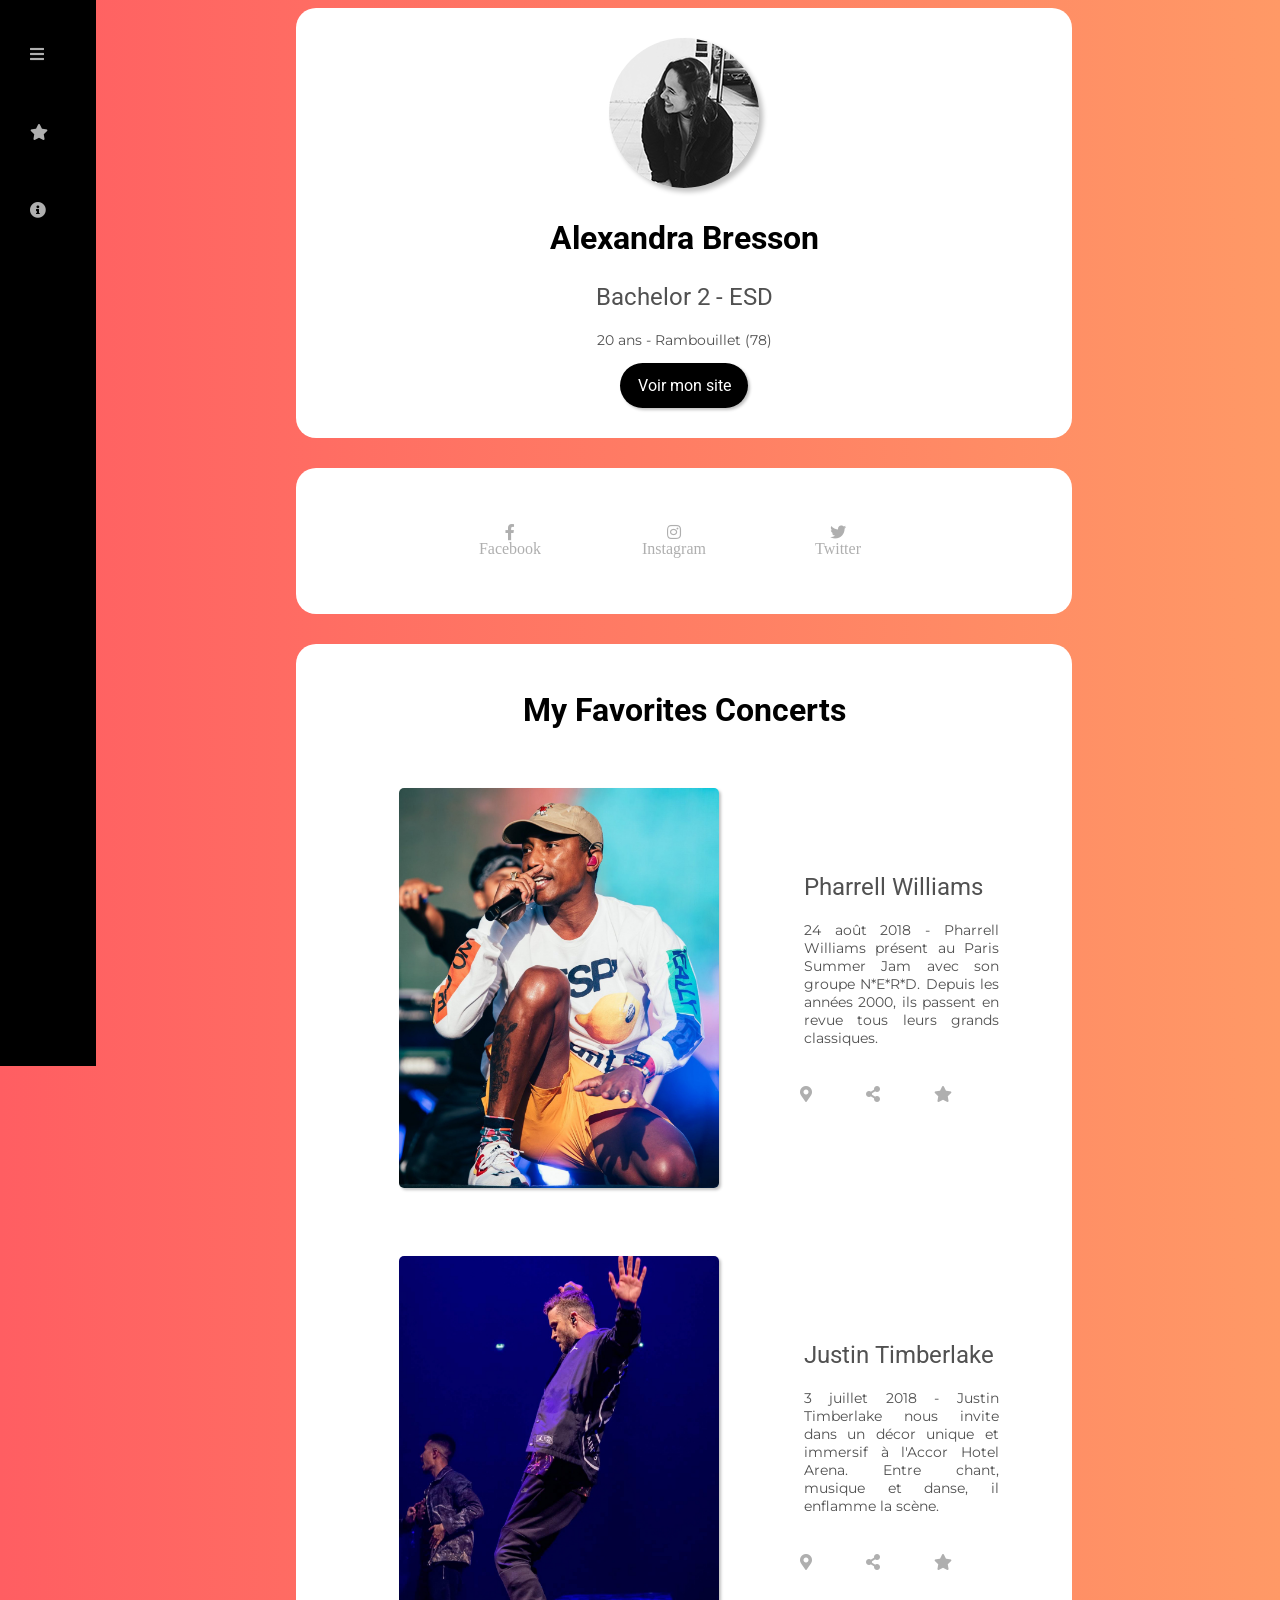
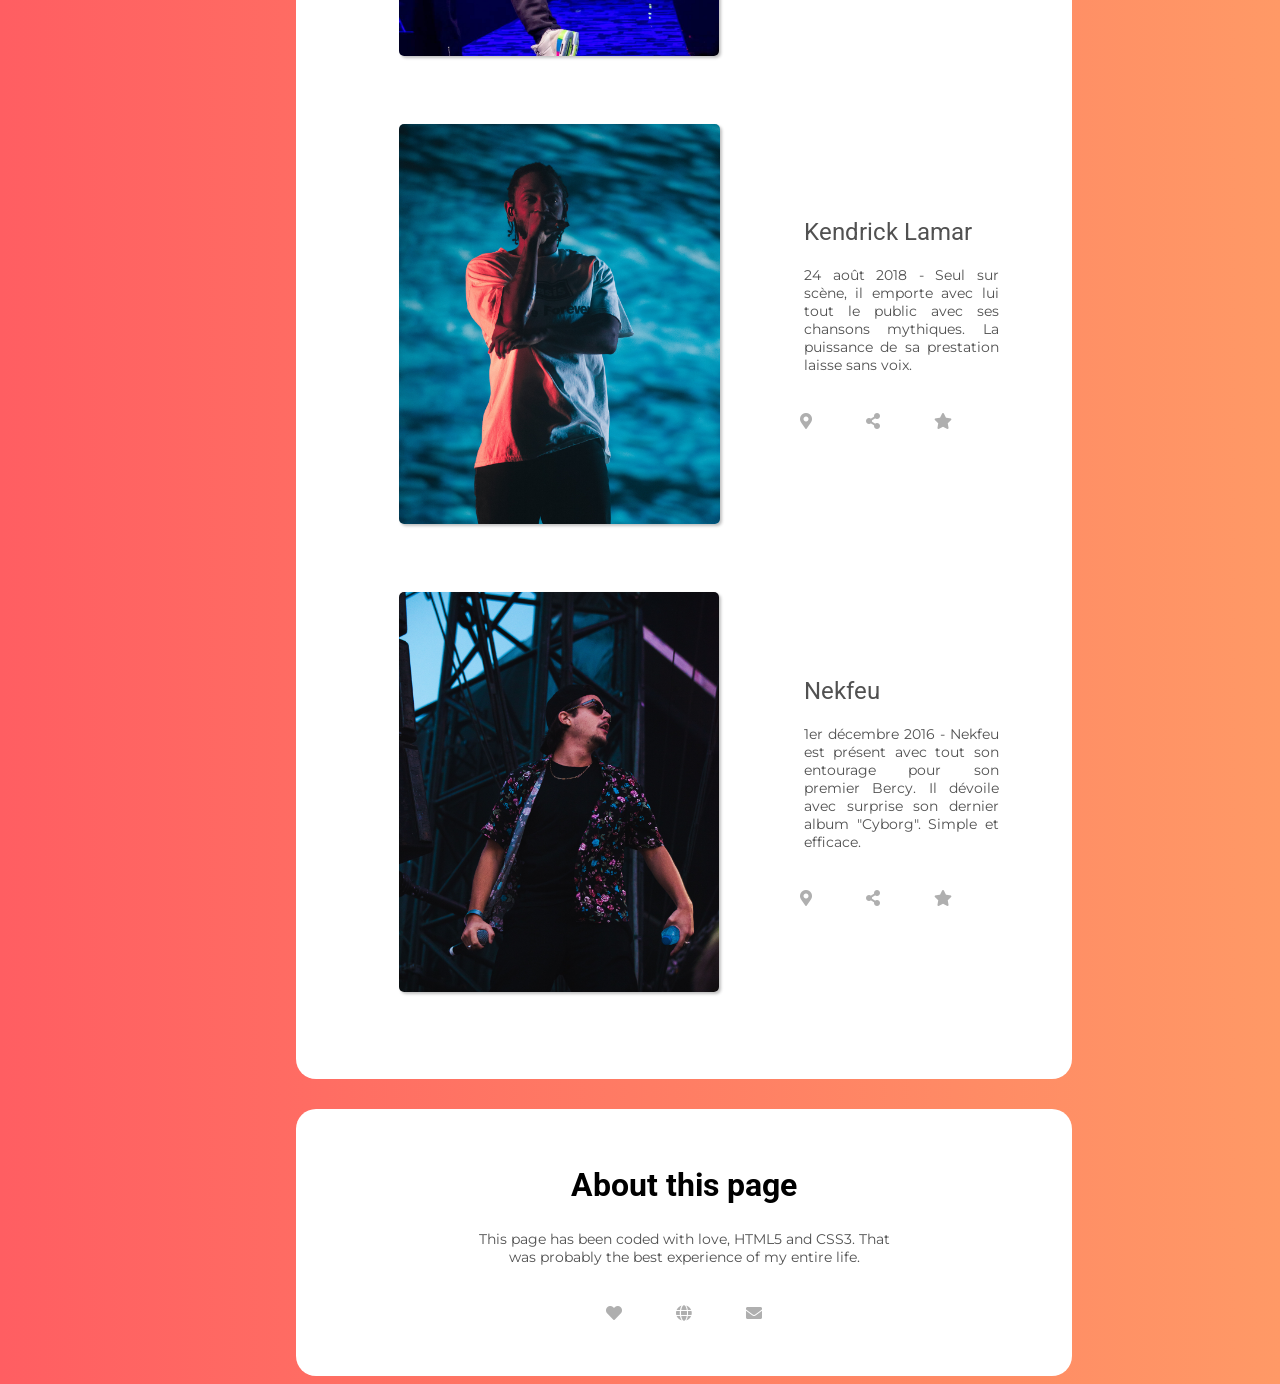
<file: index.html>
<!DOCTYPE html>

<html>
	<head>
		<title>Page profil</title>
		<meta charset="utf-8">
		
		<link href="https://fonts.googleapis.com/css?family=Montserrat" rel="stylesheet">
		<link href="https://fonts.googleapis.com/css?family=Roboto:400,700,900" rel="stylesheet">  
		<link rel="stylesheet" href="https://use.fontawesome.com/releases/v5.3.1/css/all.css" integrity="sha384-mzrmE5qonljUremFsqc01SB46JvROS7bZs3IO2EmfFsd15uHvIt+Y8vEf7N7fWAU" crossorigin="anonymous">
		<link rel="stylesheet" type="text/css"href="index.css"/>
	</head>
	
<body>

	<header>
		<nav class="menu">
			<div class="container-fluid">
				<ul>
						<li><a href="#profile"><i class="fas fa-bars"></i></a></li>
						<li><a href="#reseaux"><i class="fas fa-star"></i></a></li>
						<li><a href="#concerts"><i class="fas fa-info-circle"></i></a></li>
				</ul>
			
			</div>
	</header>

	<section class="section1" id="profile">		
			<img src="img/profile-2.jpg" id="img-circle">
				<h1>Alexandra Bresson</h1>
				<h2>Bachelor 2 - ESD</h2>
				<p>20 ans - Rambouillet (78)</p>
		<div id="plus">
			<a href="Voir plus">Voir mon site</a>
		</div>
				
	</section>

	<section class="section2" id="reseaux">
		<ul>
			<li><a href="#"><i class="fab fa-facebook-f"><br/>Facebook</i></a></li>
			<li><a href="#"><i class="fab fa-instagram"><br/>Instagram</i></a></li>
			<li><a href="#"><i class="fab fa-twitter"><br/>Twitter</i></a></li>
		</ul>
		
	</section>
	
	<section class="section3" id="concerts">
		<h1>My Favorites Concerts</h1>
		<table>
			<tr>
				<td><img src="img/pharrellw.jpg" class="image-width"></td>
				<td><h2>Pharrell Williams</h2><p class="artisttext">24 août 2018 - Pharrell Williams présent au Paris Summer Jam avec son groupe N*E*R*D. Depuis les années 2000, ils passent en revue tous leurs grands classiques.</p>
				<a href="#"><i class="fas fa-map-marker-alt"></i></a>
				<a href="#"><i class="fas fa-share-alt"></i></a>
				<a href="#"><i class="fas fa-star"></i></i></a>
				</td>
			</tr>
			<tr>
				<td><img src="img/justint.jpg" class="image-width"></td>
				<td><h2>Justin Timberlake</h2><p class="artisttext">3 juillet 2018 - Justin Timberlake nous invite dans un décor unique et immersif à l'Accor Hotel Arena. Entre chant, musique et danse, il enflamme la scène.</p>
				<a href="#"><i class="fas fa-map-marker-alt"></i></a>
				<a href="#"><i class="fas fa-share-alt"></i></a>
				<a href="#"><i class="fas fa-star"></i></i></a>
				</td>
			</tr>
			<tr>
				<td><img src="img/kendrick.jpg" class="image-width"></td>
				<td><h2>Kendrick Lamar</h2><p class="artisttext">24 août 2018 - Seul sur scène, il emporte avec lui tout le public avec ses chansons mythiques. La puissance de sa prestation laisse sans voix.</p>
				<a href="#"><i class="fas fa-map-marker-alt"></i></a>
				<a href="#"><i class="fas fa-share-alt"></i></a>
				<a href="#"><i class="fas fa-star"></i></i></a>
				</td>
			</tr>			
			<tr>
				<td><img src="img/nek.jpg" class="image-width"></td>
				<td><h2>Nekfeu</h2><p class="artisttext">1er décembre 2016 - Nekfeu est présent avec tout son entourage pour son premier Bercy. Il dévoile avec surprise son dernier album "Cyborg". Simple et efficace.</p>
				<a href="#"><i class="fas fa-map-marker-alt"></i></a>
				<a href="#"><i class="fas fa-share-alt"></i></a>
				<a href="#"><i class="fas fa-star"></i></i></a>
				</td>
			</tr>
		</table>
	</section>
	
	<section class="section4">
		<h1>About this page</h1>
		<p>This page has been coded with love, HTML5 and CSS3. That was probably 
		the best experience of my entire life.</p>
		<a href="#"><i class="fas fa-heart"></i></a>
		<a href="#"><i class="fas fa-globe"></i></a>
		<a href="#"><i class="fas fa-envelope"></i></a>
	</section>
	
	<footer>	
	</footer>
</body>

</html>
</file>
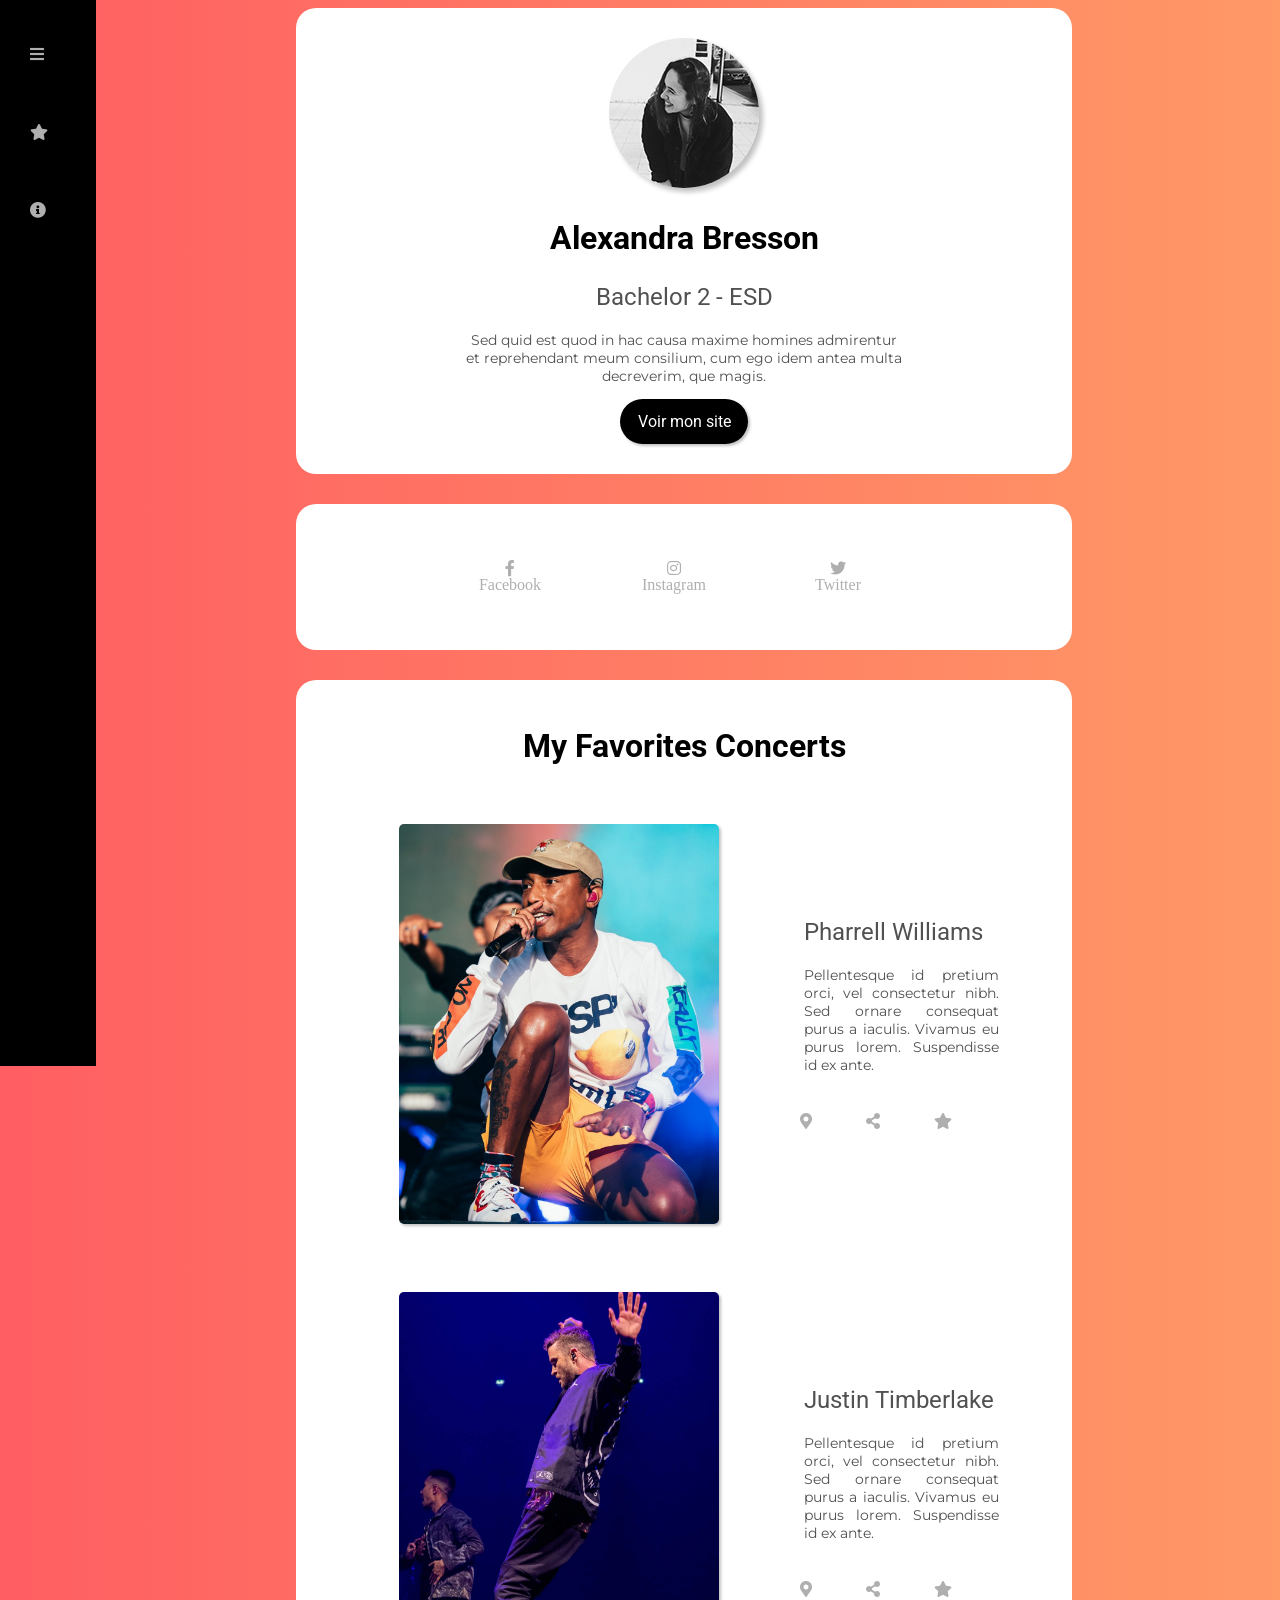
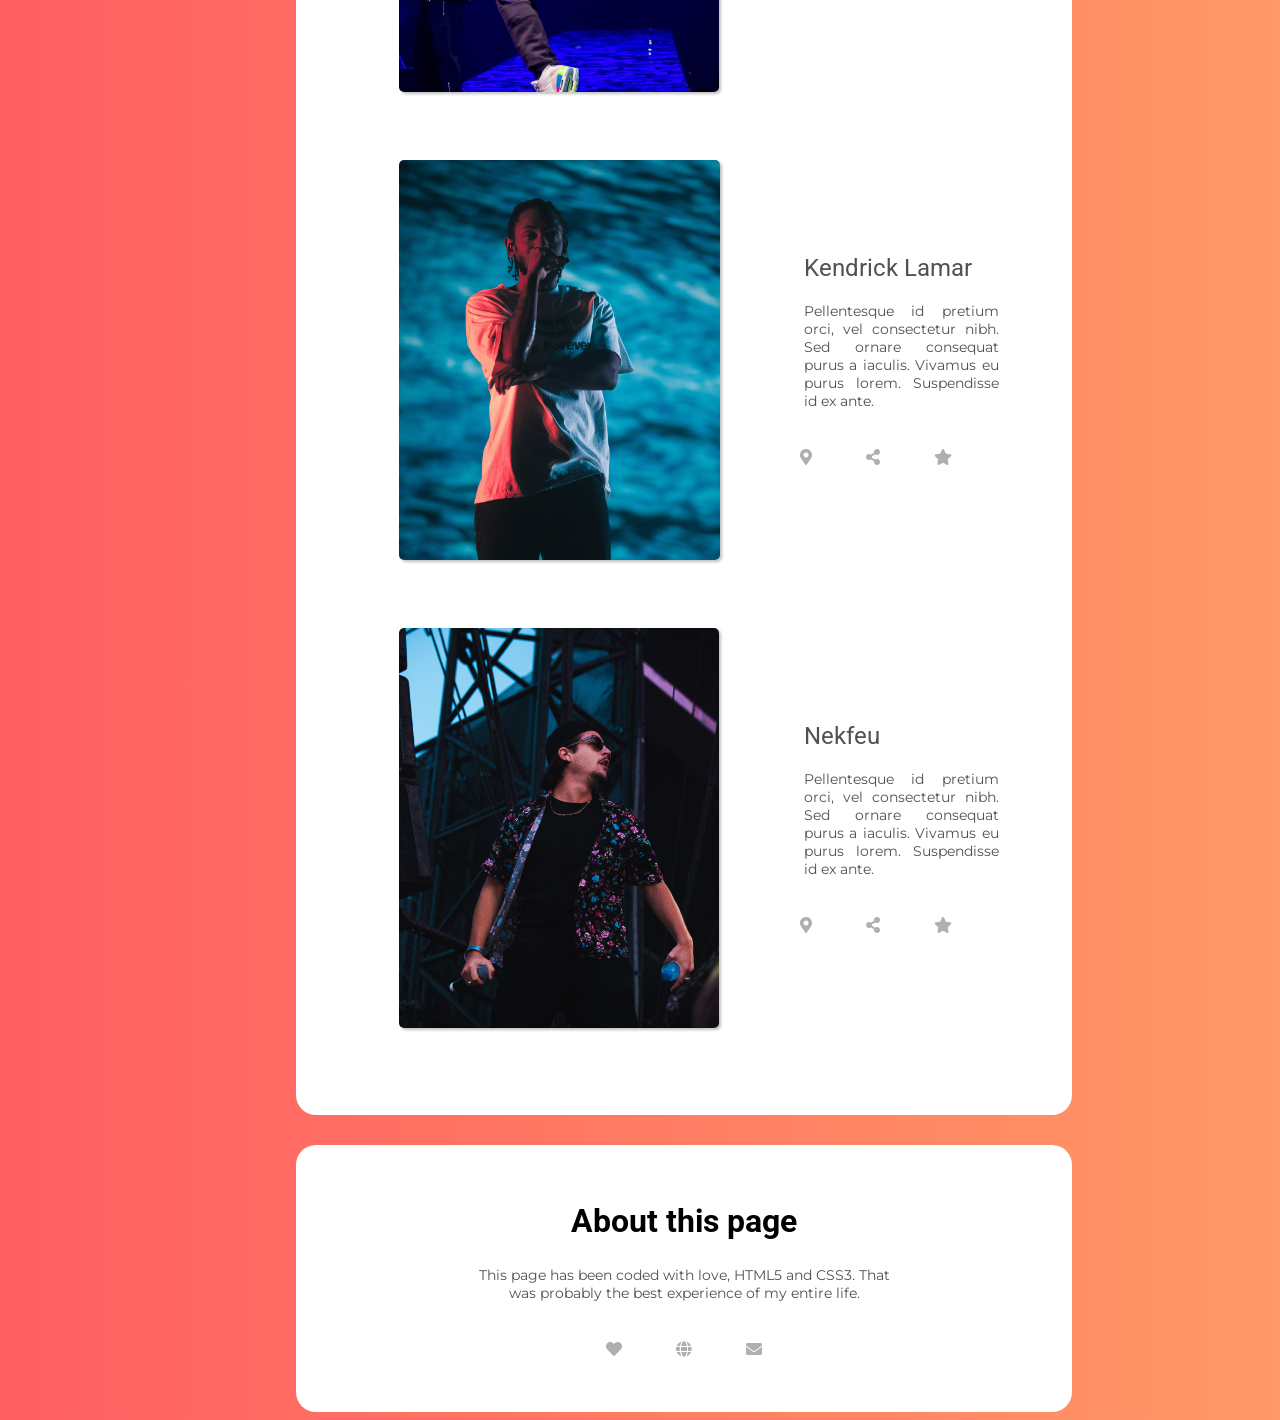
<file: Profil/index.html>
<!DOCTYPE html>

<html>
	<head>
		<title>Page profil</title>
		<meta charset="utf-8">
		<link rel="stylesheet" type="text/css"href="index.css"/>
		<link href="https://fonts.googleapis.com/css?family=Montserrat" rel="stylesheet">
		<link href="https://fonts.googleapis.com/css?family=Roboto:400,700,900" rel="stylesheet">  
		<link rel="stylesheet" href="https://use.fontawesome.com/releases/v5.3.1/css/all.css" integrity="sha384-mzrmE5qonljUremFsqc01SB46JvROS7bZs3IO2EmfFsd15uHvIt+Y8vEf7N7fWAU" crossorigin="anonymous">
	</head>
	
<body>

	<header>
		<nav class="menu">
			<div class="container-fluid">
				<ul>
						<li><a href="#profile"><i class="fas fa-bars"></i></a></li>
						<li><a href="#reseaux"><i class="fas fa-star"></i></a></li>
						<li><a href="#concerts"><i class="fas fa-info-circle"></i></a></li>
				</ul>
			
			</div>
	</header>

	<section class="section1" id="profile">		
			<img src="img/profile-2.jpg" id="img-circle">
				<h1>Alexandra Bresson</h1>
				<h2>Bachelor 2 - ESD</h2>
				<p>Sed quid est quod in hac causa maxime homines admirentur et reprehendant meum consilium, cum ego idem antea multa decreverim, que magis.</p>
		<div id="plus">
			<a href="Voir plus">Voir mon site</a>
		</div>
				
	</section>

	<section class="section2" id="reseaux">
		<ul>
			<li><a href="#"><i class="fab fa-facebook-f"><br/>Facebook</i></a></li>
			<li><a href="#"><i class="fab fa-instagram"><br/>Instagram</i></a></li>
			<li><a href="#"><i class="fab fa-twitter"><br/>Twitter</i></a></li>
		</ul>
		
	</section>
	
	<section class="section3" id="concerts">
		<h1>My Favorites Concerts</h1>
		<table>
			<tr>
				<td><img src="img/pharrellw.jpg" class="image-width"></td>
				<td><h2>Pharrell Williams</h2><p class="artisttext">Pellentesque id pretium orci, vel consectetur nibh. Sed ornare consequat purus a iaculis. Vivamus eu purus lorem. Suspendisse id ex ante.</p>
				<a href="#"><i class="fas fa-map-marker-alt"></i></a>
				<a href="#"><i class="fas fa-share-alt"></i></a>
				<a href="#"><i class="fas fa-star"></i></i></a>
				</td>
			</tr>
			<tr>
				<td><img src="img/justint.jpg" class="image-width"></td>
				<td><h2>Justin Timberlake</h2><p class="artisttext">Pellentesque id pretium orci, vel consectetur nibh. Sed ornare consequat purus a iaculis. Vivamus eu purus lorem. Suspendisse id ex ante.</p>
				<a href="#"><i class="fas fa-map-marker-alt"></i></a>
				<a href="#"><i class="fas fa-share-alt"></i></a>
				<a href="#"><i class="fas fa-star"></i></i></a>
				</td>
			</tr>
			<tr>
				<td><img src="img/kendrick.jpg" class="image-width"></td>
				<td><h2>Kendrick Lamar</h2><p class="artisttext">Pellentesque id pretium orci, vel consectetur nibh. Sed ornare consequat purus a iaculis. Vivamus eu purus lorem. Suspendisse id ex ante.</p>
				<a href="#"><i class="fas fa-map-marker-alt"></i></a>
				<a href="#"><i class="fas fa-share-alt"></i></a>
				<a href="#"><i class="fas fa-star"></i></i></a>
				</td>
			</tr>			
			<tr>
				<td><img src="img/nek.jpg" class="image-width"></td>
				<td><h2>Nekfeu</h2><p class="artisttext">Pellentesque id pretium orci, vel consectetur nibh. Sed ornare consequat purus a iaculis. Vivamus eu purus lorem. Suspendisse id ex ante.</p>
				<a href="#"><i class="fas fa-map-marker-alt"></i></a>
				<a href="#"><i class="fas fa-share-alt"></i></a>
				<a href="#"><i class="fas fa-star"></i></i></a>
				</td>
			</tr>
		</table>
	</section>
	
	<section class="section4">
		<h1>About this page</h1>
		<p>This page has been coded with love, HTML5 and CSS3. That was probably 
		the best experience of my entire life.</p>
		<a href="#"><i class="fas fa-heart"></i></a>
		<a href="#"><i class="fas fa-globe"></i></a>
		<a href="#"><i class="fas fa-envelope"></i></a>
	</section>
	
	<footer>	
	</footer>
</body>

</html>
</file>
<file: index.css>
html{
	scroll-behavior:smooth;
}

body {
	/*background-color:#c4bcba;*/
	background: linear-gradient(to right, #ff5e62, #ff9966);
	text-align:center;
	margin-left:6em;
}

.menu{
	position: fixed;
	left:0;
	width: 6em;
	padding-bottom:800px;
	margin-top: -0.5em;
	display:block;
	background-color:black;
	color:#afafaf;
}

.menu a i:hover{
	color:white;
}

.menu a i{
	padding-right:100px;
}

.menu ul{
	padding:0;
}

section{
	margin-right:200px;
	margin-left:200px;
	background-color:#fff;
	/*border-top: 15px solid rgba (0,0,0,0);  
	border-right: 15px solid rgba (0,0,0,0);  
	border-bottom: 15px solid rgba (0,0,0,0);  
	border-left: 15px solid rgba (0,0,0,0);*/
	padding-right:70px;
	padding-left:70px;
	border-radius:20px;
}

.section1{
	padding-top:30px;
	padding-bottom:30px;
}

.section1 p{
	padding-left:100px;
	padding-right:100px;
}

.section2{
	padding-top:10px;
	padding-bottom:10px;
	font-family: 'Roboto', sans-serif;
	font-weight:400;
	padding-left:10px;
	margin-top:30px;
}

.section3{
	padding-top:20px;
	padding-bottom:50px;
	margin-top:30px;
}

.section4{
	padding-top:30px;
	padding-bottom:30px;
	margin-top:30px;
}

h1{
	font-family: 'Roboto', sans-serif;
	font-weight:700;
	font-size:32px;
}

h2{
	font-family: 'Roboto', sans-serif;
	font-weight:400;
	color:#515151;
}

#img-circle{
	border-radius:50%;
	box-shadow: 4px 4px 5px #c1c1c1;
}

li{
	display:inline-block;
	padding:30px;
	width:100px;
}

li a{
	color:#afafaf;
}

a{
	text-decoration:none;
}

a:hover{
	font-family: 'Roboto', sans-serif;
	font-weight:400;
	color:black;
}

#plus{
	font-family: 'Roboto', sans-serif;
	font-weight:400;
	text-align:center;
	text-decoration:none;
	background-color:black;
	padding-top:13px;
	padding-bottom:13px;
	margin:auto;
	height:100%;
	width:20%;
	border-radius:80px;
	box-shadow: 2px 2px 3px #c1c1c1;
}

#plus a{
	color:white;
}

#plus:hover{
	background-color:#ff7e65;
}

.section3 h2{
	text-align:justify;
	padding-left:50px;
}

.section3 i{
	padding:25px;
	color:#afafaf;
}

a i:hover{
	color:black;
}

.artisttext{
	text-align:justify;
	padding-left:50px;
}

.section4 i{
	padding:25px;
	color:#afafaf;
}

.section4 p{
	padding-left:100px;
	padding-right:100px;
}

p{
	font-family: 'Montserrat', sans-serif;
	font-size:14px;
	color:#515151;
}

.image-width{
	height:400px;
	border-radius:5px;
	margin:30px;
	box-shadow: 2px 2px 3px #c1c1c1;
}
</file>
<file: Profil/index.css>
html{
	scroll-behavior:smooth;
}

body {
	/*background-color:#c4bcba;*/
	background: linear-gradient(to right, #ff5e62, #ff9966);
	text-align:center;
	margin-left:6em;
}

.menu{
	position: fixed;
	left:0;
	width: 6em;
	padding-bottom:800px;
	margin-top: -0.5em;
	display:block;
	background-color:black;
	color:#afafaf;
}

.menu a i:hover{
	color:white;
}

.menu a i{
	padding-right:100px;
}

.menu ul{
	padding:0;
}

section{
	margin-right:200px;
	margin-left:200px;
	background-color:#fff;
	/*border-top: 15px solid rgba (0,0,0,0);  
	border-right: 15px solid rgba (0,0,0,0);  
	border-bottom: 15px solid rgba (0,0,0,0);  
	border-left: 15px solid rgba (0,0,0,0);*/
	padding-right:70px;
	padding-left:70px;
	border-radius:20px;
}

.section1{
	padding-top:30px;
	padding-bottom:30px;
}

.section1 p{
	padding-left:100px;
	padding-right:100px;
}

.section2{
	padding-top:10px;
	padding-bottom:10px;
	font-family: 'Roboto', sans-serif;
	font-weight:400;
	padding-left:10px;
	margin-top:30px;
}

.section3{
	padding-top:20px;
	padding-bottom:50px;
	margin-top:30px;
}

.section4{
	padding-top:30px;
	padding-bottom:30px;
	margin-top:30px;
}

h1{
	font-family: 'Roboto', sans-serif;
	font-weight:700;
	font-size:32px;
}

h2{
	font-family: 'Roboto', sans-serif;
	font-weight:400;
	color:#515151;
}

#img-circle{
	border-radius:50%;
	box-shadow: 4px 4px 5px #c1c1c1;
}

li{
	display:inline-block;
	padding:30px;
	width:100px;
}

li a{
	color:#afafaf;
}

a{
	text-decoration:none;
}

a:hover{
	font-family: 'Roboto', sans-serif;
	font-weight:400;
	color:black;
}

#plus{
	font-family: 'Roboto', sans-serif;
	font-weight:400;
	text-align:center;
	text-decoration:none;
	background-color:black;
	padding-top:13px;
	padding-bottom:13px;
	margin:auto;
	height:100%;
	width:20%;
	border-radius:80px;
	box-shadow: 2px 2px 3px #c1c1c1;
}

#plus a{
	color:white;
}

#plus:hover{
	background-color:#ff7e65;
}

.section3 h2{
	text-align:justify;
	padding-left:50px;
}

.section3 i{
	padding:25px;
	color:#afafaf;
}

a i:hover{
	color:black;
}

.artisttext{
	text-align:justify;
	padding-left:50px;
}

.section4 i{
	padding:25px;
	color:#afafaf;
}

.section4 p{
	padding-left:100px;
	padding-right:100px;
}

p{
	font-family: 'Montserrat', sans-serif;
	font-size:14px;
	color:#515151;
}

.image-width{
	height:400px;
	border-radius:5px;
	margin:30px;
	box-shadow: 2px 2px 3px #c1c1c1;
}
</file>
